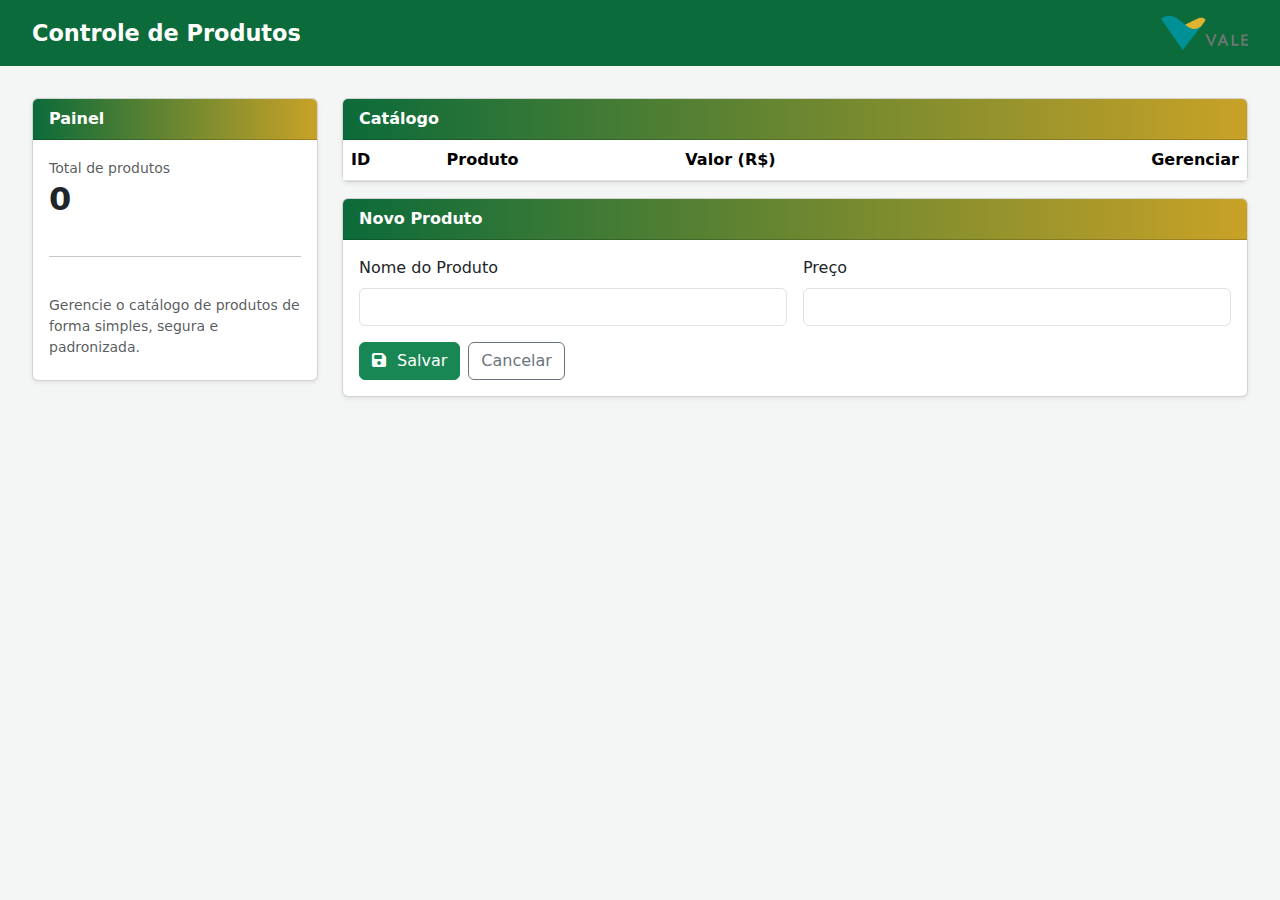
<file: SpringBoot/api-produtos/FrontEnd/index.html>
<!DOCTYPE html>
<html lang="pt-BR">
<head>
    <meta charset="UTF-8" />
    <title>Produtos | Gestão Corporativa</title>
    <meta name="viewport" content="width=device-width, initial-scale=1.0" />

    <!-- Bootstrap -->
    <link href="https://cdn.jsdelivr.net/npm/bootstrap@5.3.2/dist/css/bootstrap.min.css" rel="stylesheet">

    <!-- FontAwesome -->
    <link href="https://cdnjs.cloudflare.com/ajax/libs/font-awesome/6.5.1/css/all.min.css" rel="stylesheet">

    <link rel="stylesheet" href="style.css">
</head>
<body>

<!-- HEADER MINIMAL -->
<header class="topbar">
    <h1><span class="fw-semibold">Controle de Produtos</span></h1>
    <img src="assets/Logotipo_Vale.png" alt="Vale" class="vale-logo">
</header>

<!-- MAIN GRID -->
<div class="container-fluid content">
    <div class="row">

        <!-- SIDEBAR -->
        <aside class="col-lg-3 mb-3">
            <div class="card shadow-sm h-100">
                <div class="card-header">
                    Painel
                </div>
                <div class="card-body d-grid gap-3">

                    <div>
                        <small class="text-muted">Total de produtos</small>
                        <h2 id="countBadge" class="fw-bold m-0">0</h2>
                    </div>

                    <hr>

                    <div class="text-muted small">
                        Gerencie o catálogo de produtos de forma simples,
                        segura e padronizada.
                    </div>

                </div>
            </div>
        </aside>

        <!-- CONTEÚDO PRINCIPAL -->
        <section class="col-lg-9">

            <!-- LISTAGEM -->
            <div class="card shadow-sm mb-3">
                <div class="card-header">
                    Catálogo
                </div>

                <div class="card-body p-0">
                    <table class="table table-hover mb-0">
                        <thead>
                        <tr>
                            <th>ID</th>
                            <th>Produto</th>
                            <th>Valor (R$)</th>
                            <th class="text-end">Gerenciar</th>
                        </tr>
                        </thead>
                        <tbody id="productTable"></tbody>
                    </table>
                </div>
            </div>

            <!-- FORMULÁRIO INLINE -->
            <div class="card shadow-sm">
                <div class="card-header">
                    <span id="formTitle">Novo Produto</span>
                </div>

                <div class="card-body">
                    <form onsubmit="saveProduct(event)" class="row g-3">

                        <div class="col-md-6">
                            <label class="form-label">Nome do Produto</label>
                            <input type="text" id="name" class="form-control" required>
                        </div>

                        <div class="col-md-6">
                            <label class="form-label">Preço</label>
                            <input type="number" step="0.01" id="price" class="form-control" required>
                        </div>

                        <div class="col-12 d-flex gap-2">
                            <button class="btn btn-success">
                                <i class="fa fa-save"></i> Salvar
                            </button>
                            <button type="button" class="btn btn-outline-secondary" onclick="resetForm()">
                                Cancelar
                            </button>
                        </div>

                    </form>
                </div>
            </div>

        </section>

    </div>
</div>

<!-- TOAST -->
<div class="toast-container position-fixed bottom-0 end-0 p-3">
    <div id="toast" class="toast align-items-center text-bg-success border-0">
        <div class="d-flex">
            <div class="toast-body" id="toastMsg"></div>
            <button type="button" class="btn-close btn-close-white me-2 m-auto" data-bs-dismiss="toast"></button>
        </div>
    </div>
</div>

<script src="https://cdn.jsdelivr.net/npm/bootstrap@5.3.2/dist/js/bootstrap.bundle.min.js"></script>
<script src="app.js"></script>
</body>
</html>
</file>
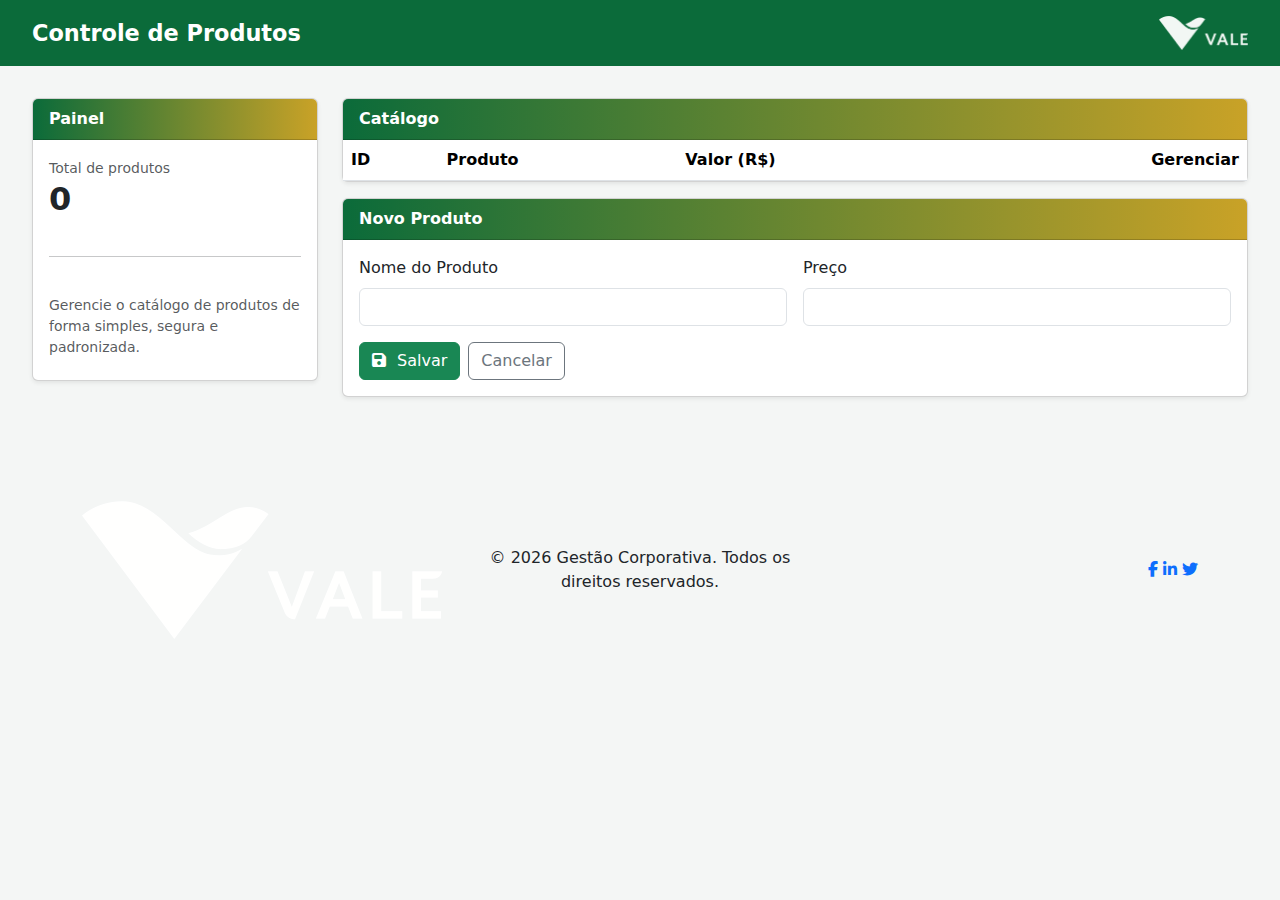
<file: SpringBoot/api-produtos/src/main/resources/static/index.html>
<!DOCTYPE html>
<html lang="pt-BR">
<head>
    <meta charset="UTF-8" />
    <title>Produtos | Gestão Corporativa</title>
    <meta name="viewport" content="width=device-width, initial-scale=1.0" />

    <link href="https://cdn.jsdelivr.net/npm/bootstrap@5.3.2/dist/css/bootstrap.min.css" rel="stylesheet">
    <link href="https://cdnjs.cloudflare.com/ajax/libs/font-awesome/6.5.1/css/all.min.css" rel="stylesheet">
    <link rel="stylesheet" href="style.css">
</head>
<body>

<!-- HEADER MINIMAL -->
<header class="topbar">
    <h1><span class="fw-semibold">Controle de Produtos</span></h1>
    <img src="assets/Logotipo_vale.png" alt="Vale" class="vale-logo">
</header>

<!-- MAIN GRID -->
<div class="container-fluid content">
    <div class="row">

        <!-- SIDEBAR -->
        <aside class="col-lg-3 mb-3">
            <div class="card shadow-sm h-100">
                <div class="card-header">
                    Painel
                </div>
                <div class="card-body d-grid gap-3">

                    <div>
                        <small class="text-muted">Total de produtos</small>
                        <h2 id="countBadge" class="fw-bold m-0">0</h2>
                    </div>

                    <hr>

                    <div class="text-muted small">
                        Gerencie o catálogo de produtos de forma simples,
                        segura e padronizada.
                    </div>

                </div>
            </div>
        </aside>

        <!-- CONTEÚDO PRINCIPAL -->
        <section class="col-lg-9">

            <!-- LISTAGEM -->
            <div class="card shadow-sm mb-3">
                <div class="card-header">
                    Catálogo
                </div>

                <div class="card-body p-0">
                    <table class="table table-hover mb-0">
                        <thead>
                        <tr>
                            <th>ID</th>
                            <th>Produto</th>
                            <th>Valor (R$)</th>
                            <th class="text-end">Gerenciar</th>
                        </tr>
                        </thead>
                        <tbody id="productTable"></tbody>
                    </table>
                </div>
            </div>

            <!-- FORMULÁRIO INLINE -->
            <div class="card shadow-sm">
                <div class="card-header">
                    <span id="formTitle">Novo Produto</span>
                </div>

                <div class="card-body">
                    <form onsubmit="saveProduct(event)" class="row g-3">

                        <div class="col-md-6">
                            <label class="form-label">Nome do Produto</label>
                            <input type="text" id="name" class="form-control" required>
                        </div>

                        <div class="col-md-6">
                            <label class="form-label">Preço</label>
                            <input type="number" step="0.01" id="price" class="form-control" required>
                        </div>

                        <div class="col-12 d-flex gap-2">
                            <button class="btn btn-success">
                                <i class="fa fa-save"></i> Salvar
                            </button>
                            <button type="button" class="btn btn-outline-secondary" onclick="resetForm()">
                                Cancelar
                            </button>
                        </div>

                    </form>
                </div>
            </div>

        </section>

    </div>
</div>

<div class="toast-container position-fixed bottom-0 end-0 p-3">
    <div id="toast" class="toast align-items-center border-0 text-white">
        <div class="d-flex">
            <div class="toast-body" id="toastMsg"></div>
            <button type="button" class="btn-close btn-close-white me-2 m-auto"
                    data-bs-dismiss="toast"></button>
        </div>
    </div>
</div>


<!-- FOOTER -->
<footer class="footer mt-5">
    <div class="container py-4">
        <div class="row align-items-center">
            <div class="col-md-4 text-center text-md-start mb-3 mb-md-0">
                <img src="assets/Logotipo_vale.png" alt="Vale" class="footer-logo">
            </div>
            <div class="col-md-4 text-center mb-3 mb-md-0">
                <p class="footer-text mb-0">&copy; 2026 Gestão Corporativa. Todos os direitos reservados.</p>
            </div>
            <div class="col-md-4 text-center text-md-end">
                <a href="#" class="social-link"><i class="fab fa-facebook-f"></i></a>
                <a href="https://www.linkedin.com/in/higor-cabrall/" class="social-link"><i class="fab fa-linkedin-in"></i></a>
                <a href="#" class="social-link"><i class="fab fa-twitter"></i></a>
            </div>
        </div>
    </div>
</footer>

<script src="https://cdn.jsdelivr.net/npm/bootstrap@5.3.2/dist/js/bootstrap.bundle.min.js"></script>
<script src="app.js"></script>
</body>
</html>
</file>
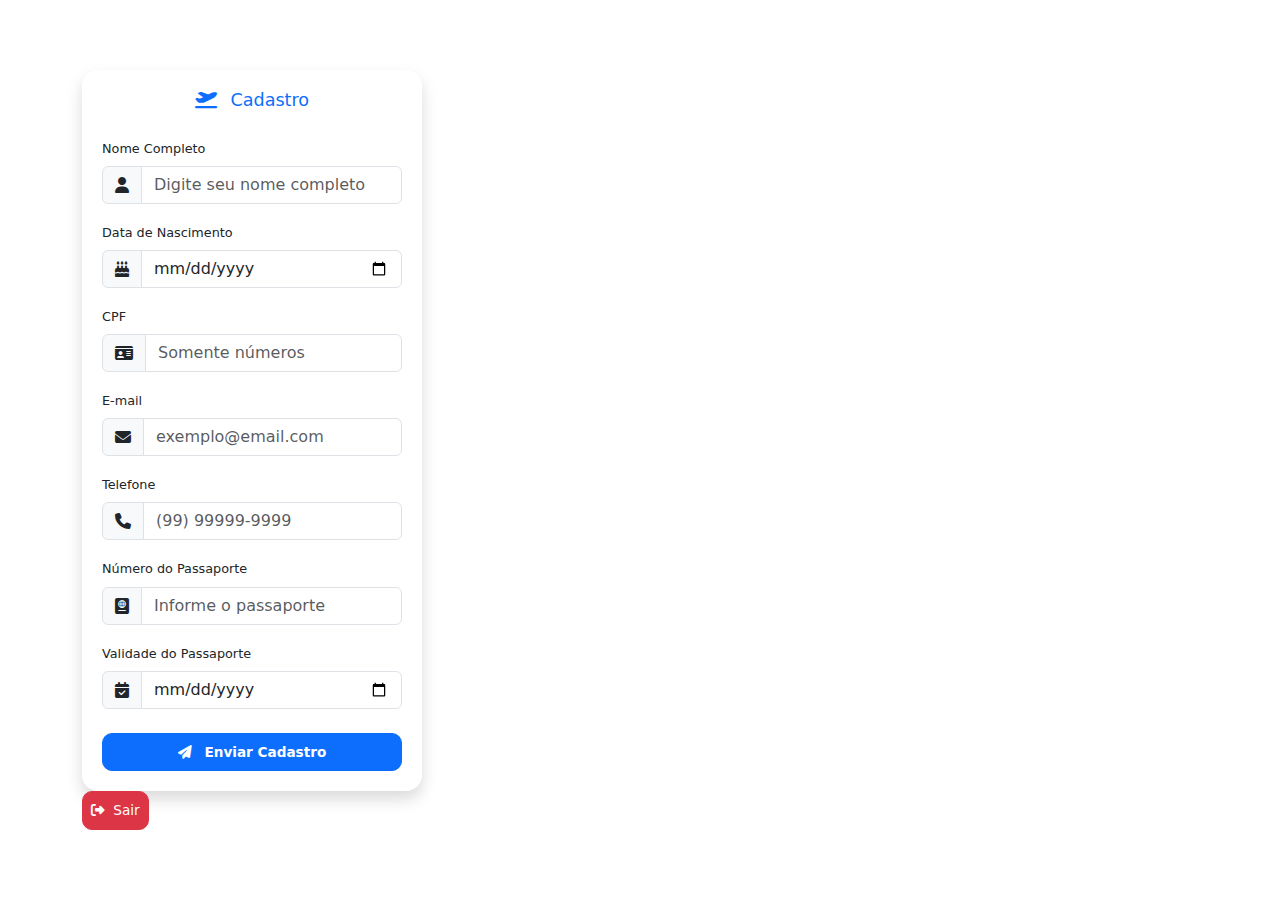
<file: Atividade_html/Cadastro.html>
<!DOCTYPE html>
<html lang="pt">
<head>
    <meta charset="UTF-8">
    <meta name="viewport" content="width=device-width, initial-scale=1.0">
    <link rel="stylesheet" href="css\style.css">
    <link href="https://cdn.jsdelivr.net/npm/bootstrap@5.3.2/dist/css/bootstrap.min.css" rel="stylesheet">
    <link href="https://cdnjs.cloudflare.com/ajax/libs/font-awesome/6.5.0/css/all.min.css" rel="stylesheet">
    <title>Cadastro</title>
</head>
<body>

    <div class="container">
        <form id="formCadastro" class="p-4 bg-white rounded-4 shadow">

    <h4 class="text-center mb-4 text-primary">
        <i class="fa-solid fa-plane-departure me-2"></i>
        Cadastro
    </h4>

    <div class="mb-3">
        <label class="form-label">Nome Completo</label>
        <div class="input-group">
            <span class="input-group-text">
                <i class="fa-solid fa-user"></i>
            </span>
            <input type="text" id="nomeCompleto" class="form-control" placeholder="Digite seu nome completo" required>
        </div>
    </div>

    <div class="mb-3">
        <label class="form-label">Data de Nascimento</label>
        <div class="input-group">
            <span class="input-group-text">
                <i class="fa-solid fa-cake-candles"></i>
            </span>
        <input type="date" id="dataNascimento" class="form-control" required>
        </div>
    </div>


    <div class="mb-3">
        <label class="form-label">CPF</label>
        <div class="input-group">
            <span class="input-group-text">
                <i class="fa-solid fa-id-card"></i>
            </span>
            <input type="text" id="cpf" class="form-control" placeholder="Somente números" maxlength="11" required>
        </div>
    </div>

    <div class="mb-3">
        <label class="form-label">E-mail</label>
        <div class="input-group">
            <span class="input-group-text">
                <i class="fa-solid fa-envelope"></i>
            </span>
            <input type="email" id="email" class="form-control" placeholder="exemplo@email.com" required>
        </div>
    </div>


    <div class="mb-3">
        <label class="form-label">Telefone</label>
        <div class="input-group">
            <span class="input-group-text">
                <i class="fa-solid fa-phone"></i>
            </span>
            <input type="tel" id="telefone" class="form-control" placeholder="(99) 99999-9999" required>
        </div>
    </div>

    <div class="mb-3">
        <label class="form-label">Número do Passaporte</label>
        <div class="input-group">
            <span class="input-group-text">
                <i class="fa-solid fa-passport"></i>
            </span>
            <input type="text" id="numeroPassaporte" class="form-control" placeholder="Informe o passaporte" required>
        </div>
    </div>

    <div class="mb-4">
        <label class="form-label">Validade do Passaporte</label>
        <div class="input-group">
            <span class="input-group-text">
                <i class="fa-solid fa-calendar-check"></i>
            </span>
            <input type="date" id="validadePassaporte" class="form-control" required>
        </div>
    </div>

    <button type="submit" class="btn btn-primary w-100 py-2 fw-semibold">
        <i class="fa-solid fa-paper-plane me-2"></i>
        Enviar Cadastro
    </button>

</form>
    <button id="btnLogout" class="btn btn-danger btn-sm">
        <i class="fa-solid fa-right-from-bracket me-1"></i>
            Sair
    </button>

    </div>

    <script src="js\script.js"></script>
</body>
</html>
</file>
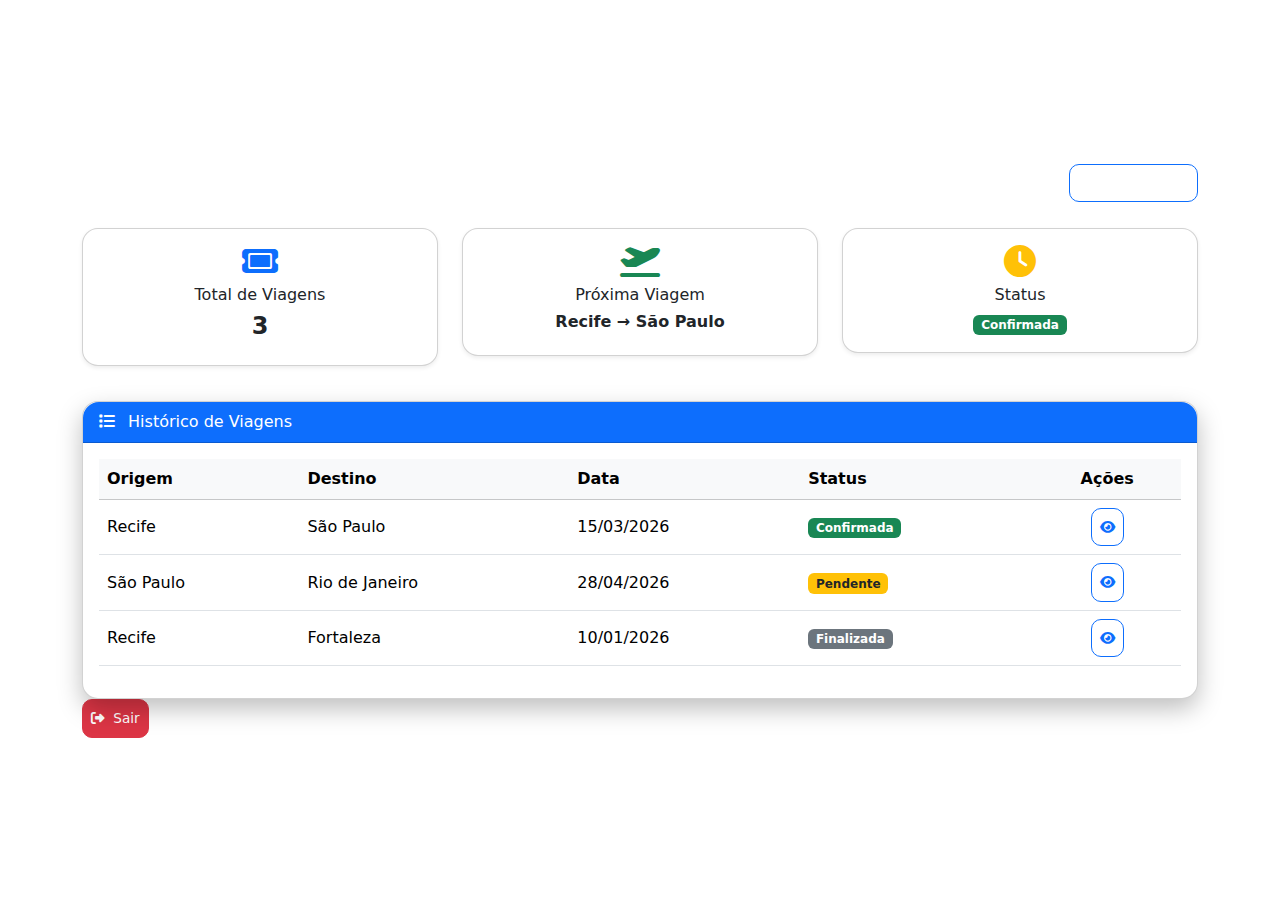
<file: Atividade_html/Dashboard.html>
<!DOCTYPE html>
<html lang="pt-BR">
<head>
    <meta charset="UTF-8">
    <meta name="viewport" content="width=device-width, initial-scale=1.0">
    <link href="https://cdn.jsdelivr.net/npm/bootstrap@5.3.2/dist/css/bootstrap.min.css" rel="stylesheet">
    <link href="https://cdnjs.cloudflare.com/ajax/libs/font-awesome/6.5.0/css/all.min.css" rel="stylesheet">
    <link rel="stylesheet" href="css\style.css">

    <title>Minhas Viagens</title>
</head>
<body>

<div class="container py-5">


    <div class="d-flex justify-content-between align-items-center mb-4">
        <h3 style="color: white">
            <i class="fa-solid fa-plane me-2" style="color: white"></i>
            Minhas Viagens
        </h3>

        <button class="btn btn-outline-primary btn-sm" style="color: white">
            <i class="fa-solid fa-plus me-1"></i>
            Nova Viagem
        </button>
    </div>


    <div class="row mb-4">

        <div class="col-md-4 mb-3">
            <div class="card shadow-sm rounded-4">
                <div class="card-body text-center">
                    <i class="fa-solid fa-ticket fa-2x text-primary mb-2"></i>
                    <h6>Total de Viagens</h6>
                    <h4 class="fw-bold">3</h4>
                </div>
            </div>
        </div>

        <div class="col-md-4 mb-3">
            <div class="card shadow-sm rounded-4">
                <div class="card-body text-center">
                    <i class="fa-solid fa-plane-departure fa-2x text-success mb-2"></i>
                    <h6>Próxima Viagem</h6>
                    <h6 class="fw-semibold">Recife → São Paulo</h6>
                </div>
            </div>
        </div>

        <div class="col-md-4 mb-3">
            <div class="card shadow-sm rounded-4">
                <div class="card-body text-center">
                    <i class="fa-solid fa-clock fa-2x text-warning mb-2"></i>
                    <h6>Status</h6>
                    <span class="badge bg-success">Confirmada</span>
                </div>
            </div>
        </div>

    </div>

    <div class="card shadow rounded-4">
        <div class="card-header bg-primary text-white rounded-top-4">
            <i class="fa-solid fa-list me-2"></i>
            Histórico de Viagens
        </div>

        <div class="card-body table-responsive">
            <table class="table table-hover align-middle">
                <thead class="table-light">
                    <tr>
                        <th>Origem</th>
                        <th>Destino</th>
                        <th>Data</th>
                        <th>Status</th>
                        <th class="text-center">Ações</th>
                    </tr>
                </thead>
                <tbody>
                    <tr>
                        <td>Recife</td>
                        <td>São Paulo</td>
                        <td>15/03/2026</td>
                        <td>
                            <span class="badge bg-success">Confirmada</span>
                        </td>
                        <td class="text-center">
                            <button class="btn btn-sm btn-outline-primary">
                                <i class="fa-solid fa-eye"></i>
                            </button>
                        </td>
                    </tr>

                    <tr>
                        <td>São Paulo</td>
                        <td>Rio de Janeiro</td>
                        <td>28/04/2026</td>
                        <td>
                            <span class="badge bg-warning text-dark">Pendente</span>
                        </td>
                        <td class="text-center">
                            <button class="btn btn-sm btn-outline-primary">
                                <i class="fa-solid fa-eye"></i>
                            </button>
                        </td>
                    </tr>

                    <tr>
                        <td>Recife</td>
                        <td>Fortaleza</td>
                        <td>10/01/2026</td>
                        <td>
                            <span class="badge bg-secondary">Finalizada</span>
                        </td>
                        <td class="text-center">
                            <button class="btn btn-sm btn-outline-primary">
                                <i class="fa-solid fa-eye"></i>
                            </button>
                        </td>
                    </tr>
                </tbody>
            </table>
        </div>
    </div>
    <button id="btnLogout" class="btn btn-danger btn-sm">
        <i class="fa-solid fa-right-from-bracket me-1"></i>
            Sair
    </button>
</div>
    <script src="js\dashboard.js"></script>
</body>
</html>
</file>
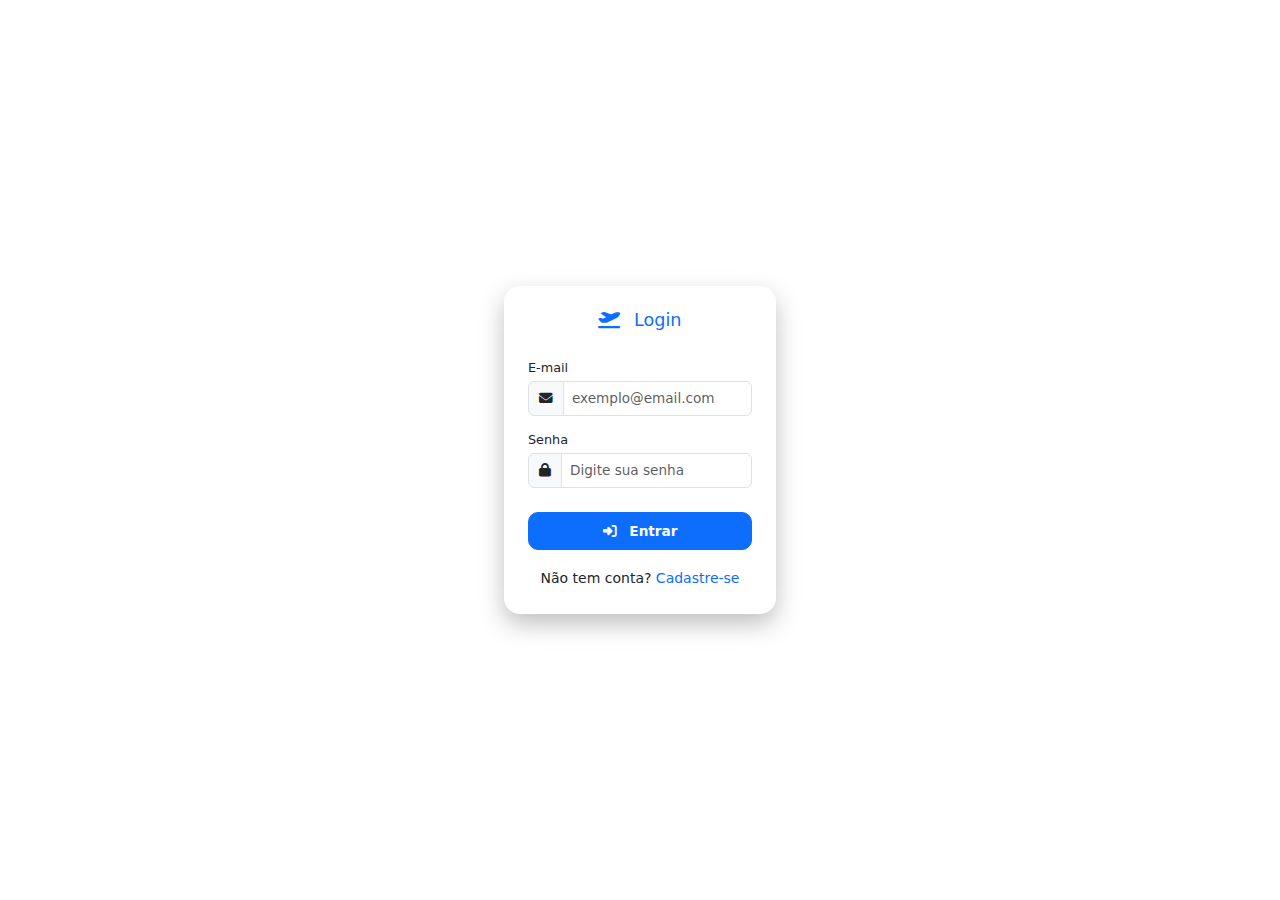
<file: Atividade_html/TelaInicial.html>
<!DOCTYPE html>
<html lang="pt-BR">
<head>
    <meta charset="UTF-8">
    <meta name="viewport" content="width=device-width, initial-scale=1.0">

    <link href="https://cdn.jsdelivr.net/npm/bootstrap@5.3.2/dist/css/bootstrap.min.css" rel="stylesheet">
    <link href="https://cdnjs.cloudflare.com/ajax/libs/font-awesome/6.5.0/css/all.min.css" rel="stylesheet">
    <link rel="stylesheet" href="css\style.css">

    <title>Login</title>
</head>
<body>

<div class="container d-flex justify-content-center align-items-center min-vh-100">

    <form id="formLogin" class="p-4 bg-white rounded-4 shadow">

        <h4 class="text-center mb-4 text-primary">
            <i class="fa-solid fa-plane-departure me-2"></i>
            Login
        </h4>

        <div class="mb-3">
            <label class="form-label">E-mail</label>
            <div class="input-group">
                <span class="input-group-text">
                    <i class="fa-solid fa-envelope"></i>
                </span>
                <input type="email" id="emailLogin" class="form-control"
                       placeholder="exemplo@email.com" required>
            </div>
        </div>

        <div class="mb-4">
            <label class="form-label">Senha</label>
            <div class="input-group">
                <span class="input-group-text">
                    <i class="fa-solid fa-lock"></i>
                </span>
                <input type="password" id="senhaLogin" class="form-control"
                       placeholder="Digite sua senha" required>
            </div>
        </div>

        <button type="submit" class="btn btn-primary w-100 py-2 fw-semibold">
            <i class="fa-solid fa-right-to-bracket me-2"></i>
            Entrar
        </button>

        <div class="text-center mt-3">
            <small>
                Não tem conta?
                <a href="Cadastro.html" class="text-decoration-none">Cadastre-se</a>
            </small>
        </div>

    </form>

</div>

<script src="js\TelaInicial.js"></script>
</body>
</html>
</file>
<file: SpringBoot/api-produtos/FrontEnd/style.css>
:root {
    --verde-vale: #0b6b3a;
    --ocre: #c9a227;
    --cinza-bg: #f4f6f5;
}

body {
    background: var(--cinza-bg);
    font-family: system-ui, sans-serif;
}

/* =========================
   TOPBAR
   ========================= */
.topbar {
    background: var(--verde-vale);
    color: white;
    padding: 1rem 2rem;
    display: flex;
    justify-content: space-between;
    align-items: center;
}

.topbar h1 {
    font-size: 1.4rem;
    margin: 0;
    font-weight: 600;
}

/* =========================
   LOGOTIPO VALE
   ========================= */
.vale-logo {
    height: 34px;
    max-width: 120px;
    object-fit: contain;
    opacity: 0.95;
    transition: all 0.25s ease;
}

.vale-logo:hover {
    opacity: 1;
    transform: scale(1.04);
}

/* =========================
   CONTENT
   ========================= */
.content {
    padding: 2rem;
}

/* =========================
   CARDS
   ========================= */
.card-header {
    background: linear-gradient(90deg, var(--verde-vale), var(--ocre));
    color: white;
    font-weight: 600;
}

/* =========================
   TABLE
   ========================= */
table th {
    background-color: #eef2ef;
}

/* =========================
   BUTTON ICONS
   ========================= */
button i {
    margin-right: 6px;
}

/* =========================
   RESPONSIVE
   ========================= */
@media (max-width: 768px) {
    .topbar {
        padding: 1rem;
    }

    .topbar h1 {
        font-size: 1.2rem;
    }

    .vale-logo {
        height: 28px;
        max-width: 100px;
    }

    .content {
        padding: 1rem;
    }
}
</file>
<file: SpringBoot/api-produtos/src/main/resources/static/style.css>
:root {
    --verde-vale: #0b6b3a;
    --ocre: #c9a227;
    --cinza-bg: #f4f6f5;
}

body {
    background: var(--cinza-bg);
    font-family: system-ui, sans-serif;
}


.topbar {
    background: var(--verde-vale);
    color: white;
    padding: 1rem 2rem;
    display: flex;
    justify-content: space-between;
    align-items: center;
}

.topbar h1 {
    font-size: 1.4rem;
    margin: 0;
    font-weight: 600;
}

.vale-logo {
    height: 34px;
    max-width: 120px;
    object-fit: contain;
    opacity: 0.95;
    transition: all 0.25s ease;
}

.vale-logo:hover {
    opacity: 1;
    transform: scale(1.04);
}


.content {
    padding: 2rem;
}

.card-header {
    background: linear-gradient(90deg, var(--verde-vale), var(--ocre));
    color: white;
    font-weight: 600;
}


table th {
    background-color: #eef2ef;
}

button i {
    margin-right: 6px;
}


@media (max-width: 768px) {
    .topbar {
        padding: 1rem;
    }

    .topbar h1 {
        font-size: 1.2rem;
    }

    .vale-logo {
        height: 28px;
        max-width: 100px;
    }

    .content {
        padding: 1rem;
    }
}
</file>
